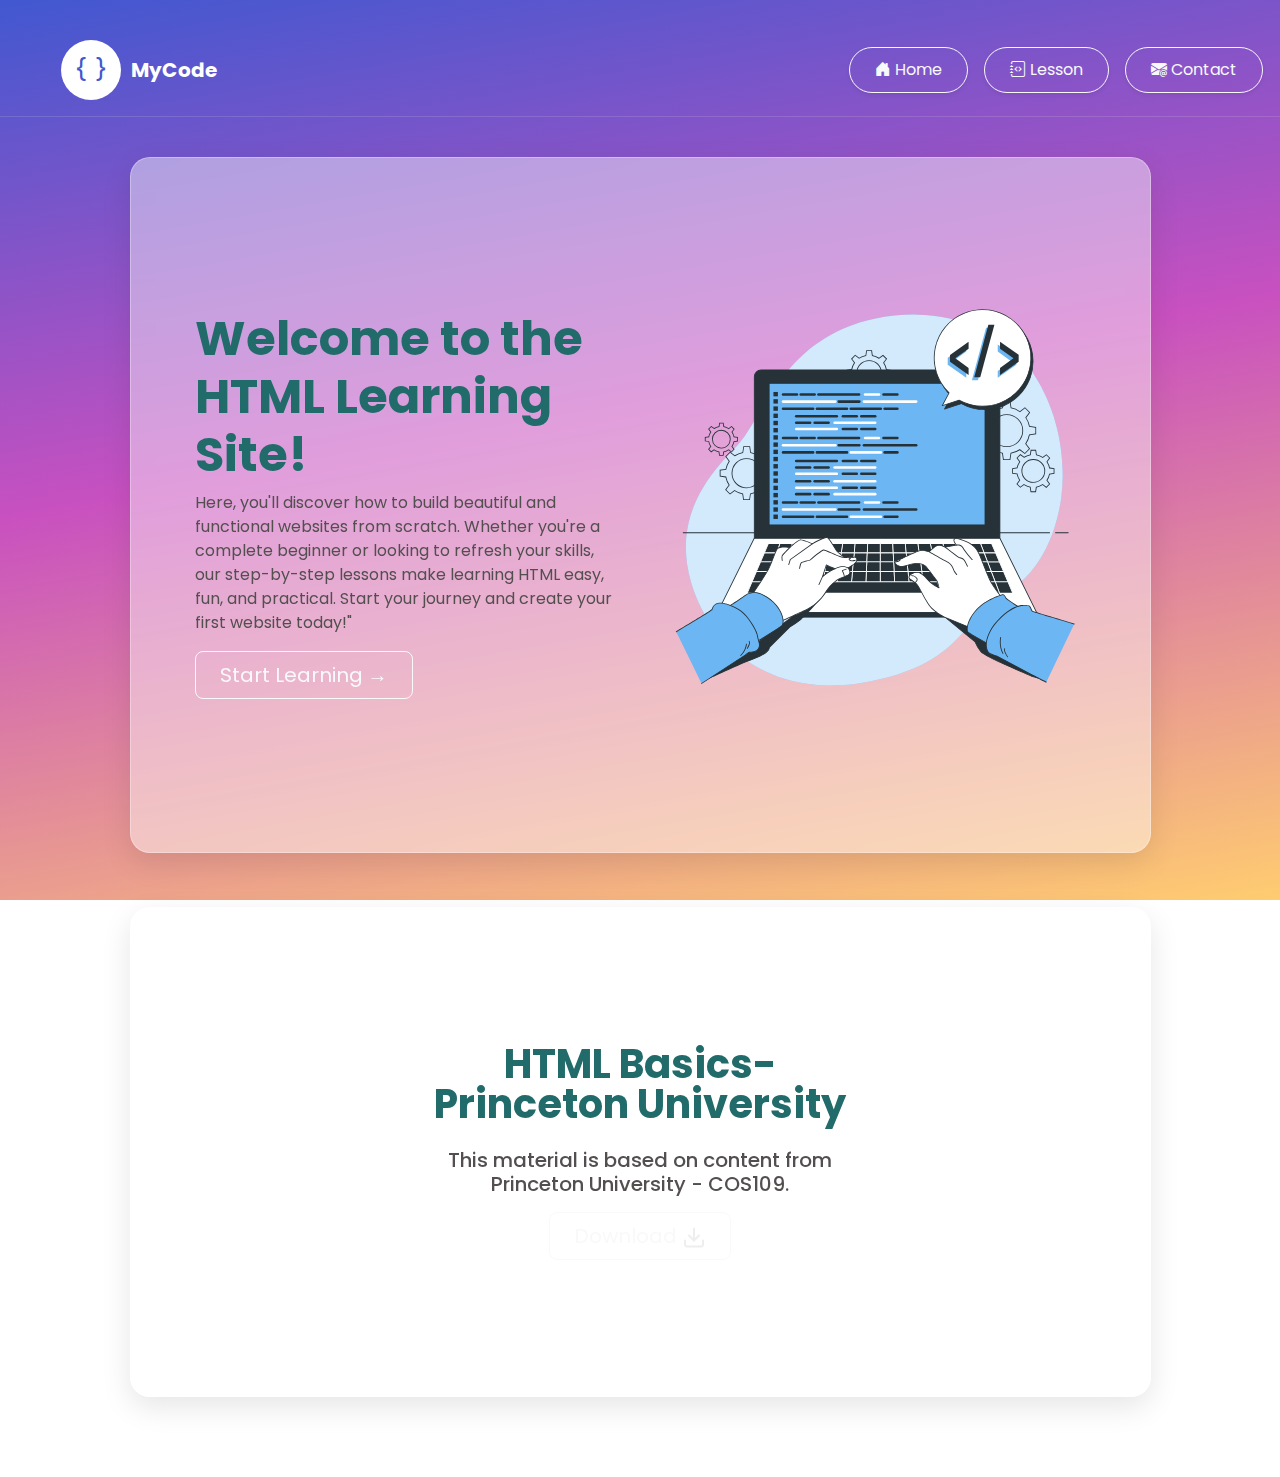
<file: index.html>
<!DOCTYPE html>
<html lang="en">
  <head>
    <link
      href="https://cdn.jsdelivr.net/npm/bootstrap@5.3.0/dist/css/bootstrap.min.css"
      rel="stylesheet"
    />
    <link rel="stylesheet" href="https://cdn.jsdelivr.net/npm/bootstrap-icons@1.11.0/font/bootstrap-icons.css">
    <meta charset="UTF-8" />
    <meta name="viewport" content="width=device-width, initial-scale=1.0" />
    <link rel="stylesheet" href="styles.css" />
    <title>MyCode - HTML Learning Platform</title>
    <style>
      body { background-image: linear-gradient(170deg, #4158D0 0%, #C850C0 46%, #FFCC70 100%); background-attachment: fixed; min-height: 100vh; padding:40px 0 50px 0; }

     .content-area { background: #ffffff71; padding: 40px; border-radius: 20px; box-shadow: 0 10px 30px rgba(0,0,0,0.1); margin-bottom: 30px; backdrop-filter: blur(10px); border: 1px solid rgba(255, 255, 255, 0.301); }
     .logo-circle {
      background: white;
      color: #4158D0;
      width: 60px;
      height: 60px;
      border-radius: 70%;
      display: flex;
      align-items: center;
      justify-content: center;
      margin-right: 10px;
      font-size: 2rem;
       
      }
      header {
    display: flex;
    justify-content: space-between;
    align-items: center;
    max-width: 98%;
    margin: 0 auto;
    }
     </style>
  </head>
  <body> 
    <header>
     <div class="d-flex align-items-center text-white ms-5">
    <div class="logo-circle">
        <i class="bi bi-braces"></i>
    </div>
    <span class="fs-5 fw-bold">MyCode</span>
</div>
    <div class="d-flex gap-3 me-1">
        <a href="index.html" class="btn btn-outline-light  shadow-sm" style="border-radius: 50px; padding: 10px 25px;">
            <i class="bi bi-house-door-fill"></i> Home</a>  
    <a href="lesson.html" class="btn btn-outline-light  shadow-sm" style="border-radius: 50px; padding: 10px 25px;">
            <i class="bi bi-journal-code"></i> Lesson</a>
     <a href="contact.html" class="btn btn-outline-light  shadow-sm" style="border-radius: 50px; padding: 10px 25px;">
            <i class="bi bi-envelope-at-fill"></i> Contact</a>
    </div>
</header>
    <hr />
    <div class="container py-4">
      <div class="row justify-content-center  "> 
        <div class="col-lg-11">
          <div class="content-area">
      <div class="container col-xxl-8 px-4 py-5">
        <div class="row flex-lg-row-reverse align-items-center g-5 py-5">
          <div class="col-10 col-sm-8 col-lg-6">
            <img
              src="images/coding.svg" 
              class="d-block mx-lg-auto img-fluid"
              alt="img"
              width="700"
              height="700"
              loading="lazy"
            />
          </div>
          <div class="col-lg-6">
            <h1 class="display-5 fw-bold  mb-2 ">
            Welcome to the HTML Learning Site!
            </h1>
            <p class="fs-6">
            Here, you'll discover how to build beautiful and functional
             websites from scratch. Whether you're a complete beginner or looking to refresh your skills,
             our step-by-step lessons make learning HTML easy, fun, and practical.
             Start your journey and create your first website today!"
            </p>
            <div class="d-grid gap-2 d-md-flex justify-content-md-start">
              <a href="./lesson.html" class="btn btn-outline-light btn-lg px-4 me-md-2">
                  Start Learning →
              </a>
          </div>
        </div>
      </div>
       </div>
         </div>
         </div>
      </div>
    </div>
    <div class="container">
      <div class="row justify-content-center"> 
       <div class="col-lg-11">
        <div class="content-area">
      <div class="px-4 py-5 my-5 text-center">
        <div class="col-lg-6 mx-auto">
         <h1 class="display-7 fw-bold lh-1 mb-4 my-custom-color">HTML Basics-Princeton University</h1>
          <p>
          <h5>This material is based on content from Princeton University - COS109.</h5>
          </p>
          <div class="d-grid gap-2 d-sm-flex justify-content-sm-center">
          <a href="basics/tem.pdf"download>
          <button type="button" class="btn btn-outline-light btn-lg px-4 gap-3">
             Download            
              <img src="images/download.svg" alt="download button" >
            </button>
            </a>
          </div>
        </div>
      </div>
      </div>
      </div>
      </div>
  </body>
</html>
</file>
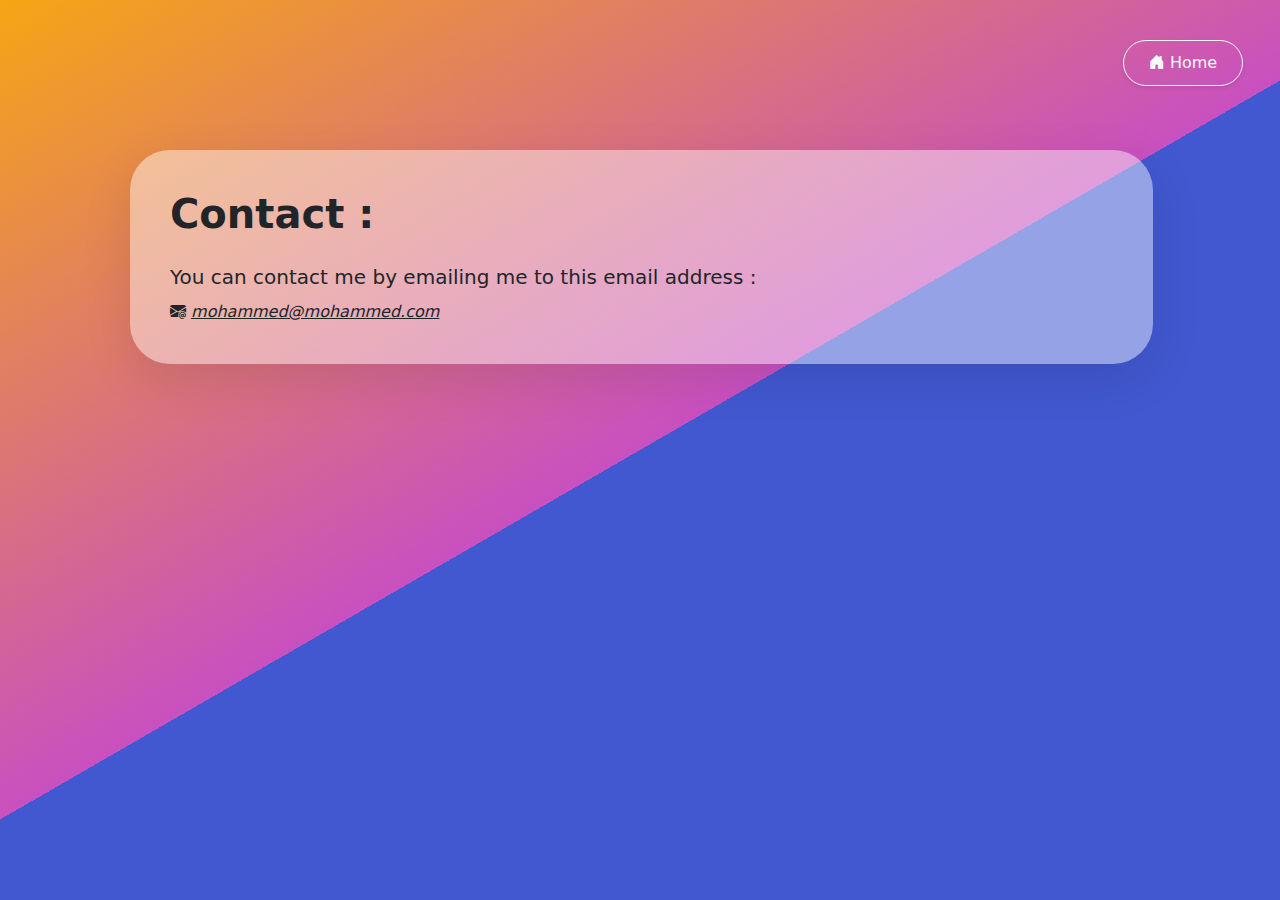
<file: contact.html>
<!DOCTYPE html>
<html lang="en">
<head>
    <script src="https://cdn.jsdelivr.net/npm/bootstrap@5.3.0/dist/js/bootstrap.bundle.min.js"></script>
    <link href="https://cdn.jsdelivr.net/npm/bootstrap@5.3.0/dist/css/bootstrap.min.css" 
    rel="stylesheet">
    <link rel="stylesheet" href="https://cdn.jsdelivr.net/npm/bootstrap-icons@1.11.0/font/bootstrap-icons.css">
    <meta name="viewport" content="width=device-width, initial-scale=1.0">
    <title>Contact Me - MyCode</title>
    <style>
       body { background-image: linear-gradient(150deg, #f5a614 0%, #C850C0 50%, #4158D0 0%); background-attachment: fixed; min-height: 100vh; padding: 40px 0 50px 0; }
       .content-area { background: #ffffff71; padding: 40px; border-radius: 40px; box-shadow: 0 15px 50px rgba(0,0,0,0.1); margin-bottom: 20px; }
      header {
    display: flex;
    justify-content: space-between;
    align-items: center;                                  
    max-width: 98%;
    margin: 0 auto
      }   
  </style>
</head>
<body>
    <header>
    <div></div>
    <div class="d-flex justify-content-end">
        <a href="index.html" class="btn btn-outline-light mb-3 me-4 shadow-sm" style="border-radius: 50px; padding: 10px 25px;">
            <i class="bi bi-house-door-fill"></i> Home
        </a>
    </div>
</header>

  
 <div class="container">
  <div class="col-lg-11 mt-5 ms-5">
   <div class="content-area">
    <h1 class="fs-1 fw-bold mb-4">Contact :</h1> 
    <p class="fs-5 mb-2">You can contact me by emailing me to this email address :</p>       
    <i class="bi bi-envelope-at-fill"></i> 
       <u><em>mohammed@mohammed.com</em></u>
     </div>
      </div>
       </div>
   </body>
 </html>
</file>
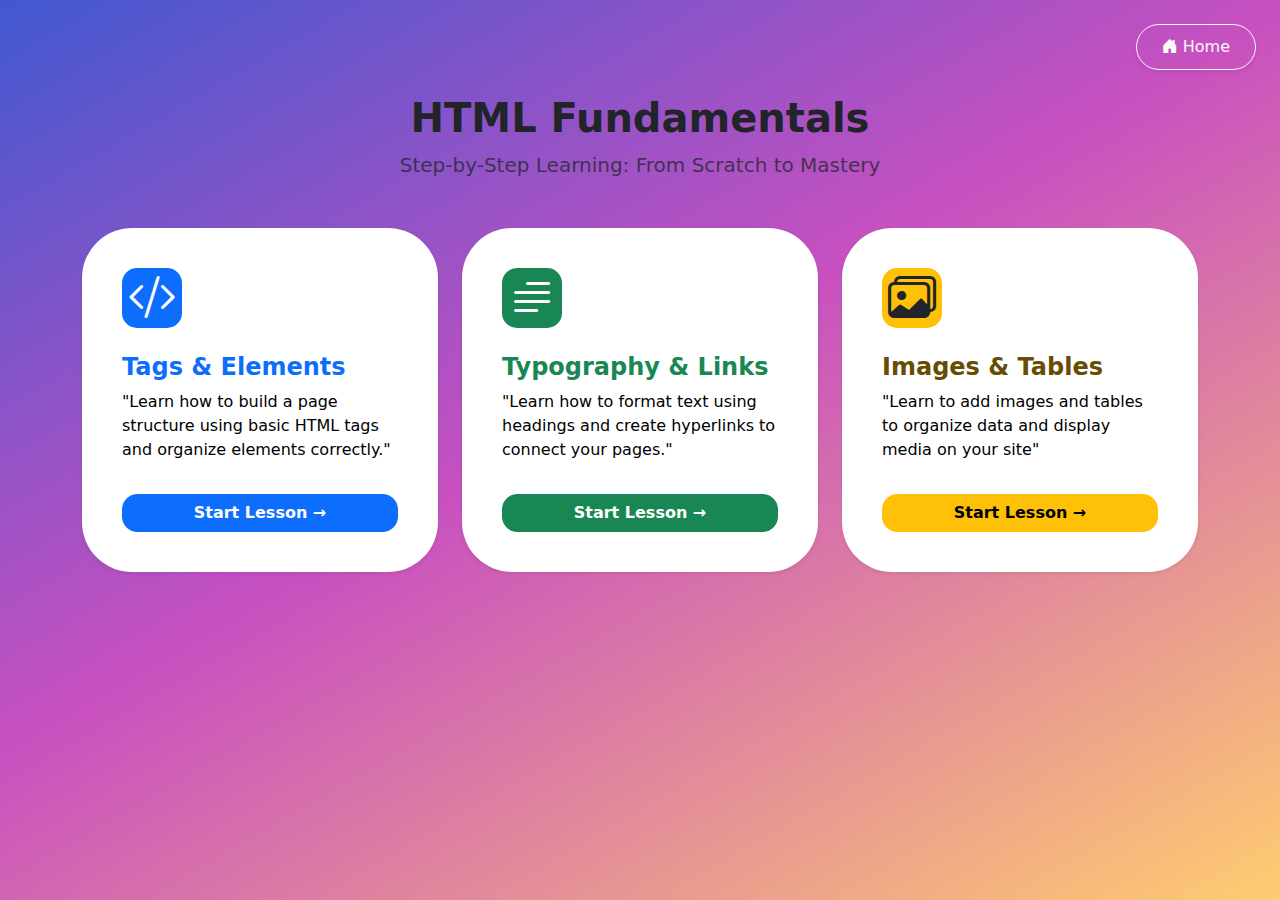
<file: lesson.html>
<!DOCTYPE html>
<html lang="en">
<head>
    
    <link href="https://cdn.jsdelivr.net/npm/bootstrap@5.3.0/dist/css/bootstrap.min.css" 
    rel="stylesheet">
    <link rel="stylesheet" href="https://cdn.jsdelivr.net/npm/bootstrap-icons@1.11.0/font/bootstrap-icons.css">
    <script src="https://cdn.jsdelivr.net/npm/bootstrap@5.3.0/dist/js/bootstrap.bundle.min.js"></script>
    <title>Roadmap - MyCode</title>

    <style>
        body {
            background-color: #d1d4da; background-image: linear-gradient(150deg, #4158D0 0%, #C850C0 46%, #FFCC70 100% );background-attachment: fixed; min-height: 100vh;  }
        .lesson-card {
            border: none;
            border-radius: 50px;
            transition: all 0.2s ease-in-out;
            overflow: hidden;
        }
        .lesson-card:hover {
            transform: translateY(-12px);
            box-shadow: 0 25px 40px rgba(0, 0, 0, 0.15);
            
        }
        .icon-box {
            width: 60px;
            height: 60px;
            border-radius: 15px;
            display: flex;
            align-items: center;
            justify-content: center;
            margin-bottom: 25px;
            font-size: 3rem;
        }

        .btn-start {
            border-radius: 15px;
            font-weight: 600;
        }
   </style>
</head>
<body>
    <header>
    <div class="d-flex justify-content-end">
        <a href="index.html" class="btn btn-outline-light mt-4 me-4 shadow-sm" style="border-radius: 50px; padding: 10px 25px;">
            <i class="bi bi-house-door-fill"></i> Home
        </a>
    </div>
</header>

 <div class="container py-4">
    <div class="text-center mb-5">
        <h1 class="fw-bold mb-2 fs-1 text-dark">HTML Fundamentals</h1>      
        <p class="text-body-secondary fs-5">Step-by-Step Learning: From Scratch to Mastery</p>
    </div>

    <div class="row g-4">
        
        <div class="col-md-4">
            <div class="card h-100 shadow-sm lesson-card p-4">
                <div class="card-body flex-column">
                    <div class="icon-box bg-primary text-white">
                        <i class="bi bi-code-slash"></i>
                    </div>
                    <h3 class="h4 fw-bold text-primary">Tags & Elements</h3>
                    <p class="text-black">"Learn how to build a page structure using basic HTML tags and organize elements correctly."</p>
                    <a href="lesson1.html" class="btn btn-primary btn-start w-100 mt-3">Start Lesson →</a>
                </div>
            </div>
        </div>

        <div class="col-md-4">
            <div class="card h-100 shadow-sm lesson-card p-4">
                <div class="card-body flex-column">
                    <div class="icon-box bg-success text-white">
                        <i class="bi bi-text-paragraph"></i>
                    </div>
                    <h3 class="h4 fw-bold text-success">Typography & Links</h3>
                    <p class="text-black">"Learn how to format text using headings and create hyperlinks to connect your pages." </p>
                    <a href="lesson2.html" class="btn btn-success btn-start w-100 mt-3">Start Lesson →</a>
                </div>
            </div>
        </div>

        <div class="col-md-4">
            <div class="card h-100 shadow-sm lesson-card p-4">
                <div class="card-body flex-column">
                    <div class="icon-box bg-warning text-dark">
                        <i class="bi bi-images"></i>
                    </div>
                    <h3 class="h4 fw-bold text-warning-emphasis">Images & Tables</h3>
                    <p class="text-black">"Learn to add images and tables to organize data and display media on your site"</p>
                    <a href="lesson3.html" class="btn btn-warning btn-start w-100 mt-3">Start Lesson →</a>
                </div>
            </div>
        </div>

    </div>
</div>

</body>
</html>
</file>
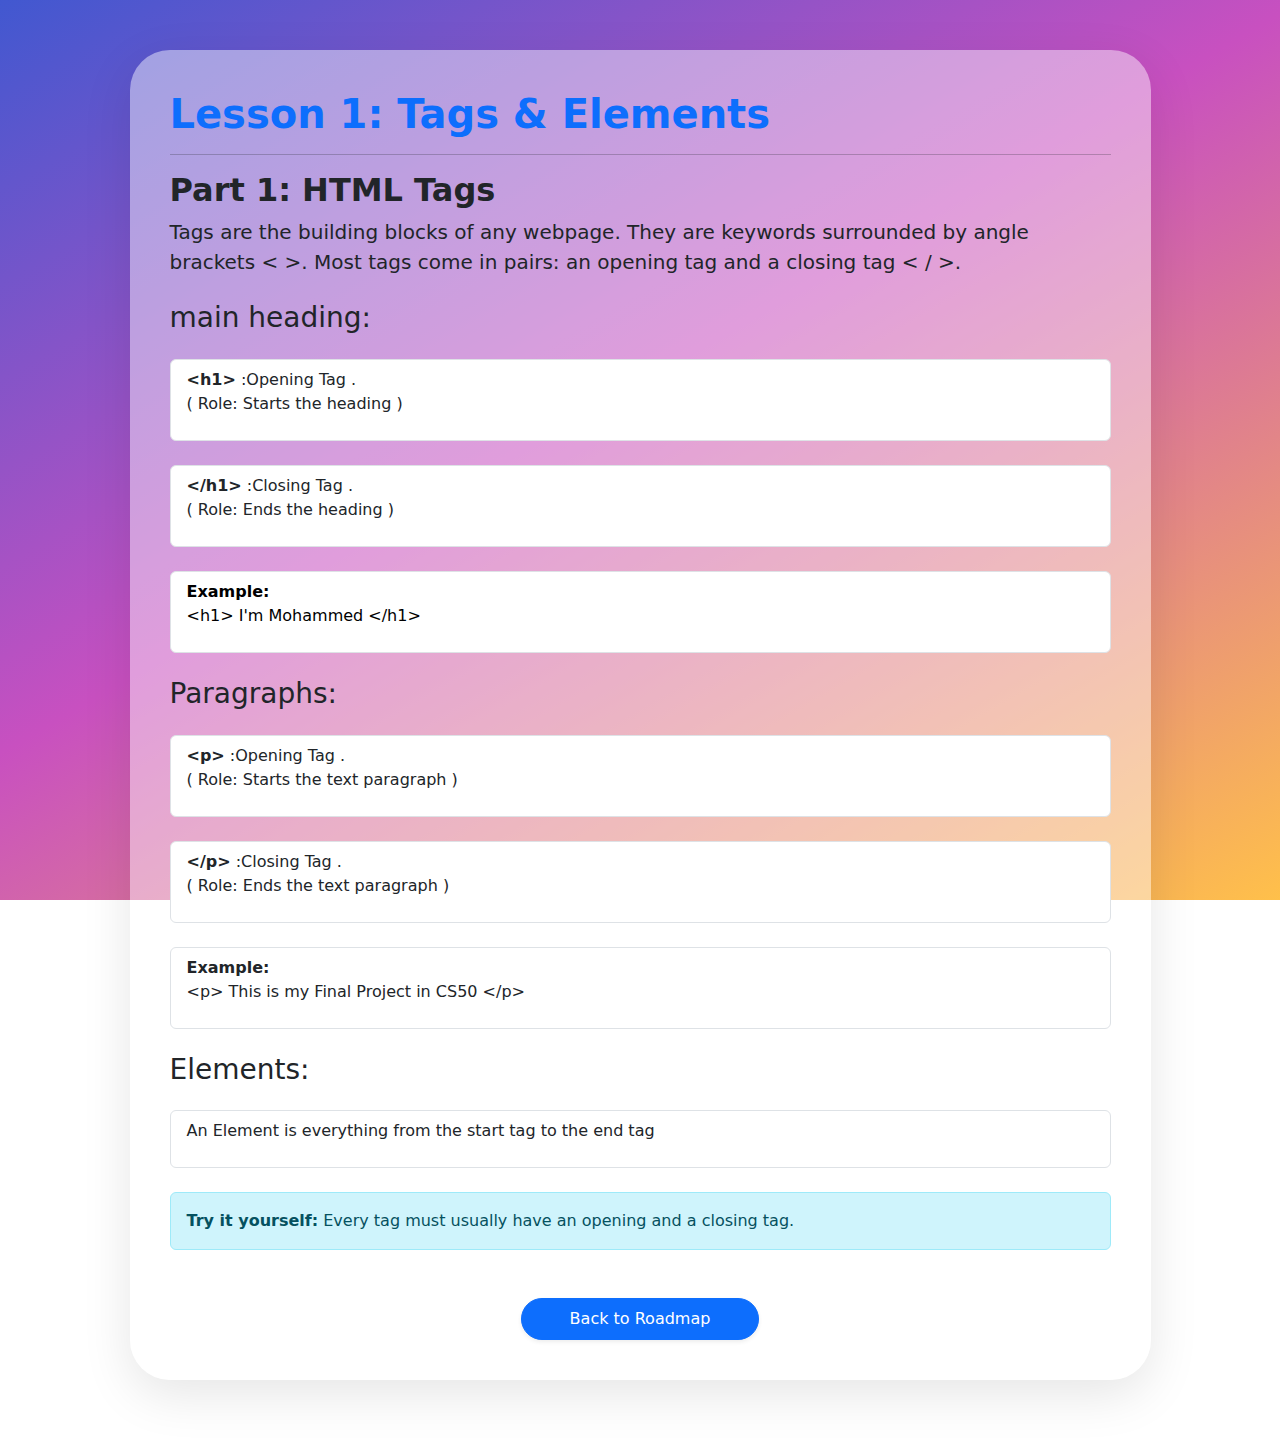
<file: lesson1.html>
<!DOCTYPE html>
<html lang="en">
<head>
    <script src="https://cdn.jsdelivr.net/npm/bootstrap@5.3.0/dist/js/bootstrap.bundle.min.js"></script>
    <link href="https://cdn.jsdelivr.net/npm/bootstrap@5.3.0/dist/css/bootstrap.min.css" 
    rel="stylesheet">
    <meta name="viewport" content="width=device-width, initial-scale=1.0">
    <title>Lesson 1: Tags & Elements - MyCode</title>
    <style>
       body { background-image: linear-gradient(150deg, #4158D0 0%, #C850C0 46%, #ffc04a 100%); background-attachment: fixed; min-height: 100vh; padding: 50px 0; }
       .content-area { background: #ffffff71; padding: 40px; border-radius: 40px; box-shadow: 0 15px 50px rgba(0,0,0,0.1); margin-bottom: 20px;  }
       
   </style>
</head>
<body>

       <div class="container">
         <div class="row justify-content-center"> 
            <div class="col-lg-11">
                 <div class="content-area">
            <h1 class="fs-1 text-primary fw-bold">Lesson 1: Tags & Elements</h1>
            <hr />
            <h1 class="fs-2 fw-bold ">Part 1: HTML Tags</h1>
            <p class="fs-5 mb-4">Tags are the building blocks of any webpage. They are keywords surrounded by angle brackets < >.
              Most tags come in pairs: an opening tag and a closing tag < / >.</p>
              <h1 class="fs-3 mb-4">main heading:</h1>
            <ul class="list-group mb-4 ">
                <li class="list-group-item "><strong>&lt;h1&gt;</strong> :Opening Tag .<p> ( Role: Starts the heading )</p></li>
            </ul>    
            <ul class="list-group mb-4">
                <li class="list-group-item"><strong>&lt;/h1&gt;</strong> :Closing Tag . <p>( Role: Ends the heading )</p></li>
             </ul>
            <ul class="list-group mb-4 ">
                <li class="list-group-item text-black"><strong>Example:</strong><P>&lt;h1&gt; I'm Mohammed &lt;/h1&gt;</P></li>
            </ul>
            <h1 class="fs-3 mb-4">Paragraphs:</h1>        
            <ul class="list-group mb-4">
                <li class="list-group-item bg-"><strong>&lt;p&gt;</strong> :Opening Tag .<p> ( Role: Starts the text paragraph )</p></li>
            </ul>
            <ul class="list-group mb-4">
                <li class="list-group-item"><strong>&lt;/p&gt;</strong> :Closing Tag . <p>( Role: Ends the text paragraph )</p></li>
            </ul>
            <ul class="list-group mb-4">
                <li class="list-group-item"><strong>Example:</strong><P>&lt;p&gt; This is my Final Project in CS50 &lt;/p&gt;</P></li>
            </ul>
            <h1 class="fs-3 mb-4">Elements:</h1>
            <ul class="list-group mb-4">
               <li class="list-group-item"><p>An Element is everything from the start tag to the end tag</p></li> 
            </ul>
            <div class="alert alert-info">
                <strong>Try it yourself:</strong> Every tag must usually have an opening and a closing tag.
            </div>
            <div class="text-center mt-5">
            <a href="lesson.html" class="btn btn-primary shadow-sm px-5 py-2" style="border-radius: 50px;">
            <i class="bi bi-arrow-left-circle"></i> Back to Roadmap
    </a>
</div>
</div>
</div>
</div>
</body>
</html>
</file>
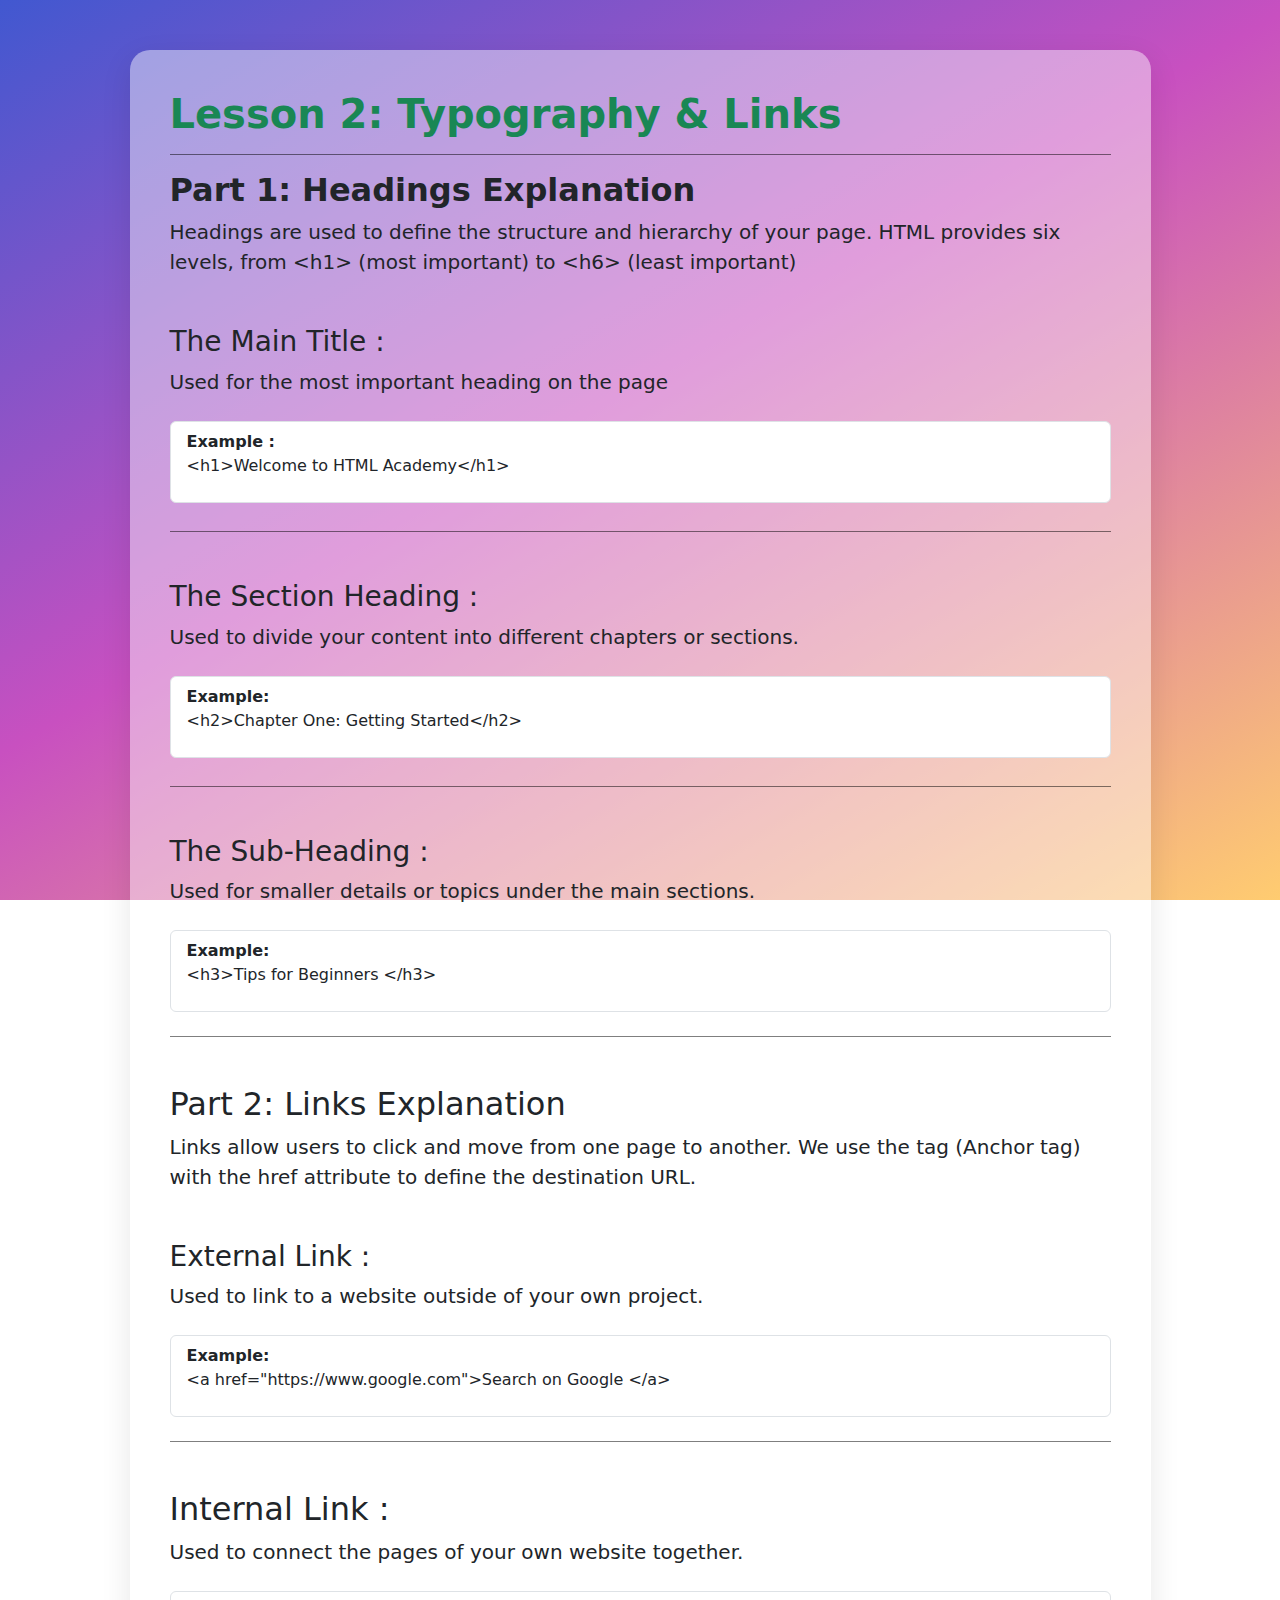
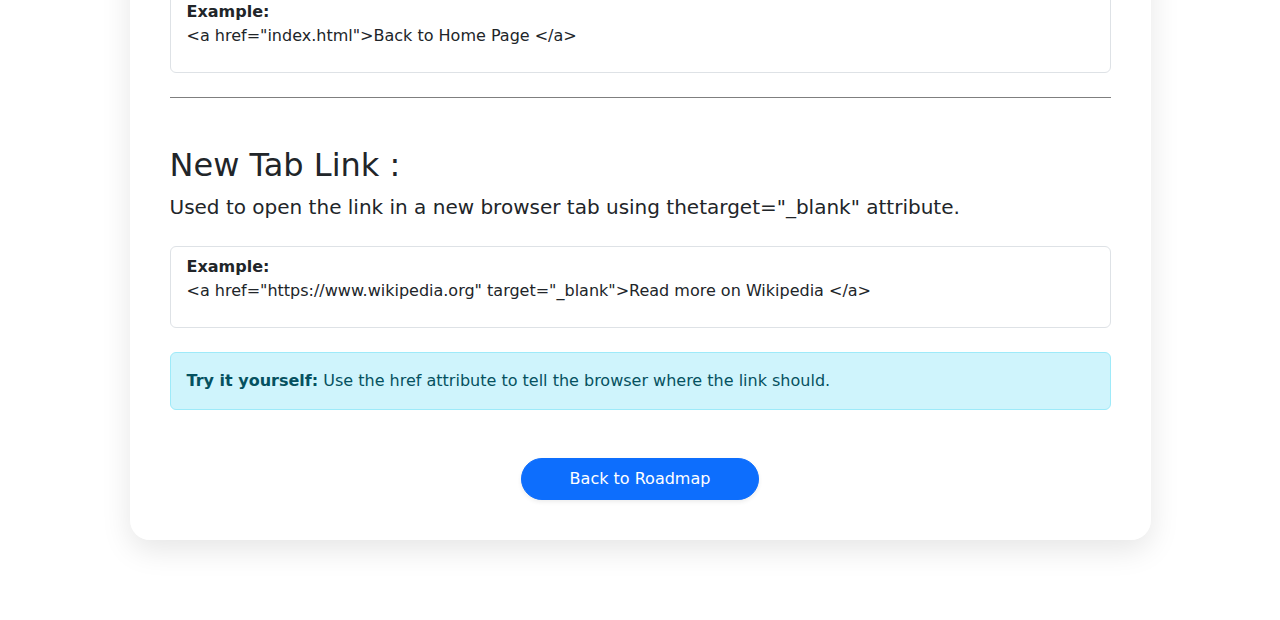
<file: lesson2.html>
<!DOCTYPE html>
<html lang="en">
<head>
    <script src="https://cdn.jsdelivr.net/npm/bootstrap@5.3.0/dist/js/bootstrap.bundle.min.js"></script>
    <link href="https://cdn.jsdelivr.net/npm/bootstrap@5.3.0/dist/css/bootstrap.min.css" 
    rel="stylesheet">
    <meta name="viewport" content="width=device-width, initial-scale=1.0">
    <title>Lesson 2: Typography & Links - MyCode </title>
    <style>
       body { background-image: linear-gradient(150deg, #4158D0 0%, #C850C0 46%, #FFCC70 100%); background-attachment: fixed; min-height: 100vh; padding: 50px 0; }
       .content-area { background: #ffffff71; padding: 40px; border-radius: 20px; box-shadow: 0 10px 30px rgba(0,0,0,0.1); margin-bottom: 30px;}
        hr{
            opacity: 50%;
            color: #000000;
        }
    </style>
</head>
<body>

       <div class="container">
         <div class="row justify-content-center"> 
            <div class="col-lg-11">
                 <div class="content-area">
            <h1 class="fs-1 text-success fw-bold ">Lesson 2: Typography & Links</h1>
            <hr />
            <h1 class="fs-2 fw-bold">Part 1: Headings Explanation</h1>
            <p class="fs-5 mb-5">Headings are used to define the structure and hierarchy of your page. HTML provides six levels, from &lt;h1&gt; (most important) to &lt;h6&gt; (least important)</p>
            
            <h1 class="fs-3 mb-2">The Main Title :</h1>
               <p class="fs-5 mb-4">Used for the most important heading on the page</p>
               
               <ul class="list-group mb-4">
                <li class="list-group-item mb-1"><strong>Example :</strong> <p>&lt;h1&gt;Welcome to HTML Academy&lt;/h1&gt;</p></li>
             </ul>
             <hr class="mb-5 " />
            <h1 class="fs-3 mb-2">The Section Heading :</h1>        
            <p class="fs-5 mb-4">Used to divide your content into different chapters or sections.</p>
             <ul class="list-group mb-4">
                <li class="list-group-item mb-1"><strong>Example:</strong> <p> &lt;h2&gt;Chapter One: Getting Started&lt;/h2&gt;</p></li>
            </ul>
            <hr class="mb-5 " />
            <h1 class="fs-3 mb-2"> The Sub-Heading :</h1> 
                <p class="fs-5 mb-4"> Used for smaller details or topics under the main sections.</p>
            <ul class="list-group mb-4">
                <li class="list-group-item"><strong>Example:</strong><P>&lt;h3&gt;Tips for Beginners &lt;/h3&gt;</P></li>
            </ul>
            <hr class="mb-5 " />
            <h1 class="fs-2 mb-2">Part 2: Links Explanation </h1>
            <p class="fs-5 mb-5">Links allow users to click and move from one page to another. We use the <a> tag (Anchor tag) with the href attribute to define the destination URL.</p>
            <h1 class="fs-3 mb-2">External Link :</h1>
            <p class="fs-5 mb-4">Used to link to a website outside of your own project.</p>
                <ul class="list-group mb-4">
                      <li class="list-group-item"><strong>Example:</strong><P>&lt;a href="https://www.google.com">Search on Google &lt;/a&gt;</P></li>
            </ul>
            <hr class="mb-5 " />
            <h1 class="fs-2 mb-2">Internal Link :</h1>
            <p class="fs-5 mb-4">Used to connect the pages of your own website together.</p>
            <ul class="list-group mb-4">
                <li class="list-group-item"><strong>Example:</strong><P>&lt;a href="index.html">Back to Home Page &lt;/a&gt;</P></li>
            </ul>
            <hr class="mb-5 " />
            <h1 class="fs-2 mb-2">New Tab Link :</h1>
            <p class="fs-5 mb-4">Used to open the link in a new browser tab using thetarget="_blank" attribute.</p>
             <ul class="list-group mb-4">
                   <li class="list-group-item"><strong>Example:</strong><P>&lt;a href="https://www.wikipedia.org" target="_blank">Read more on Wikipedia &lt;/a&gt;</P></li>
             </ul>

            <div class="alert alert-info">
                <strong>Try it yourself:</strong> Use the href attribute to tell the browser where the link should.
            </div>
             <div class="text-center mt-5">
             <a href="lesson.html" class="btn btn-primary shadow-sm px-5 py-2" style="border-radius: 50px;">
            <i class="bi bi-arrow-left-circle"></i> Back to Roadmap
    </a>
</div> 
    </div>           
</div>
</div>
</div>
</body>
</html>
</file>
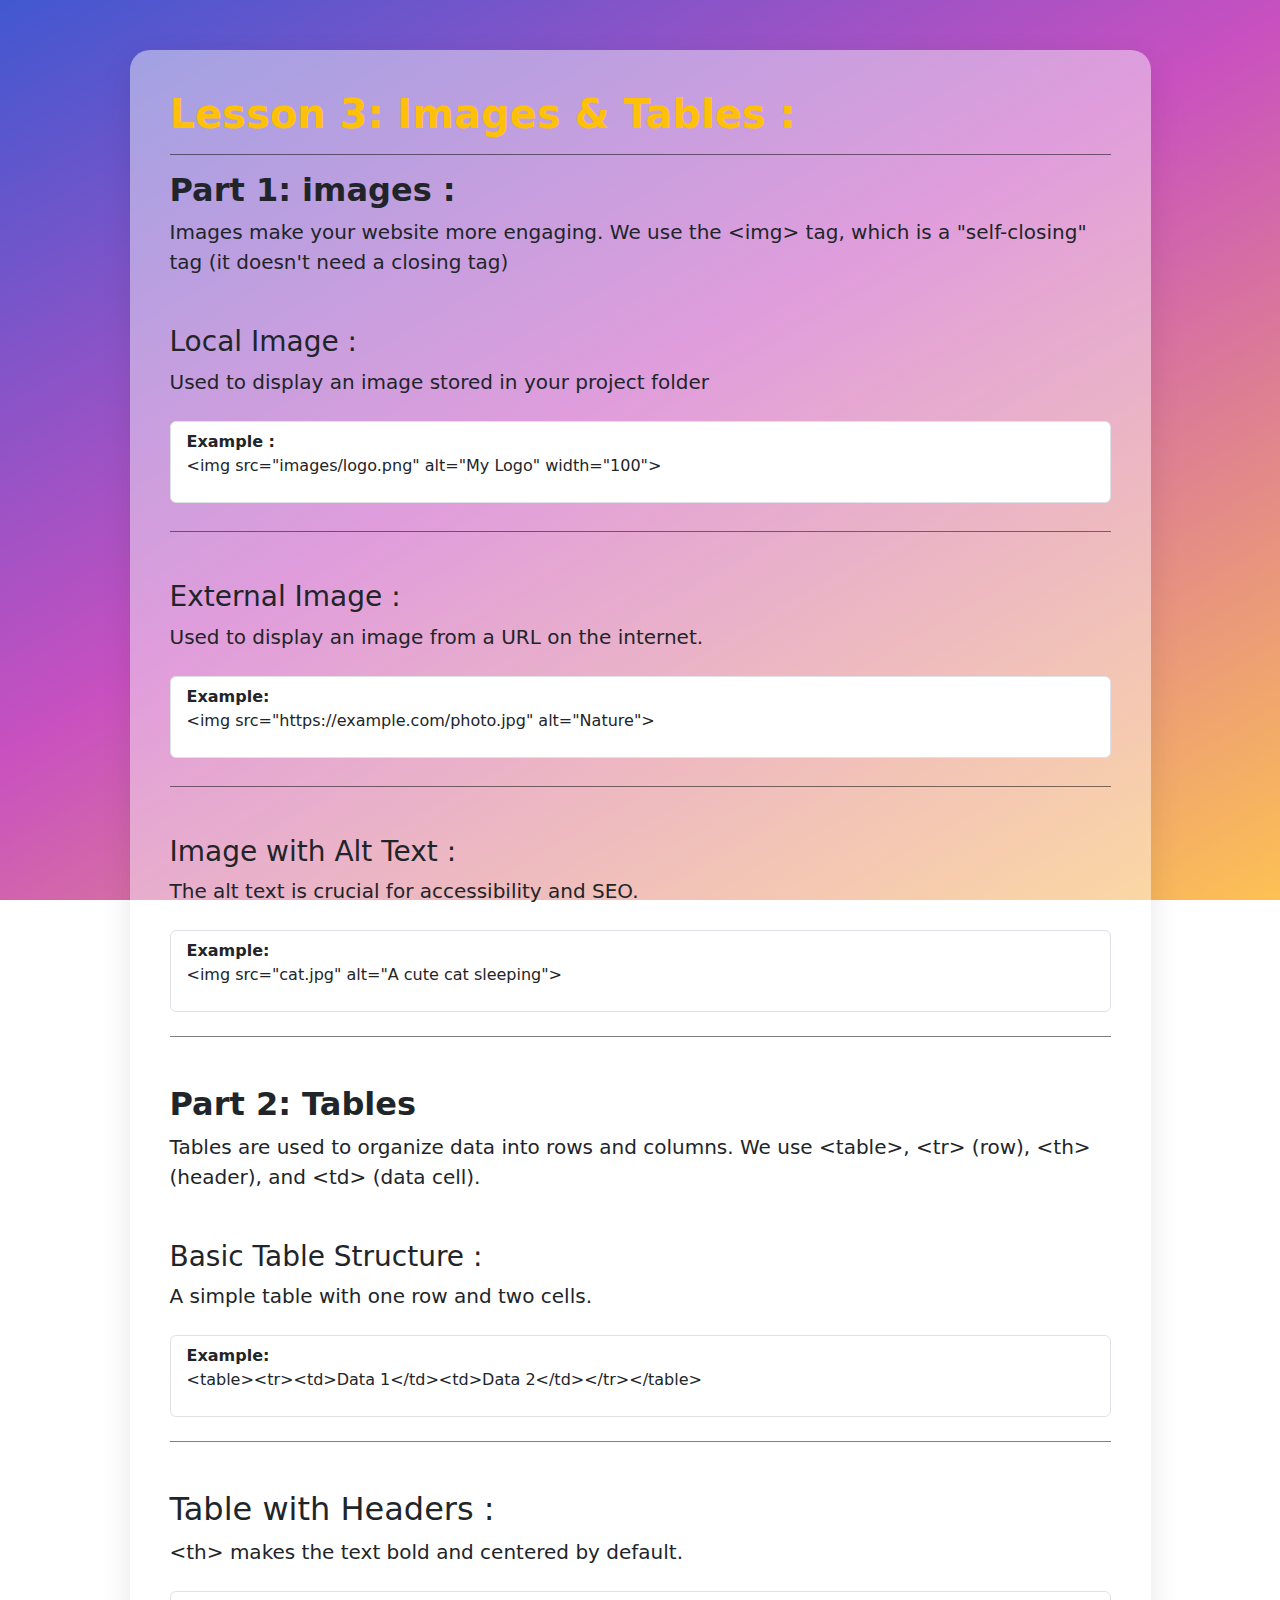
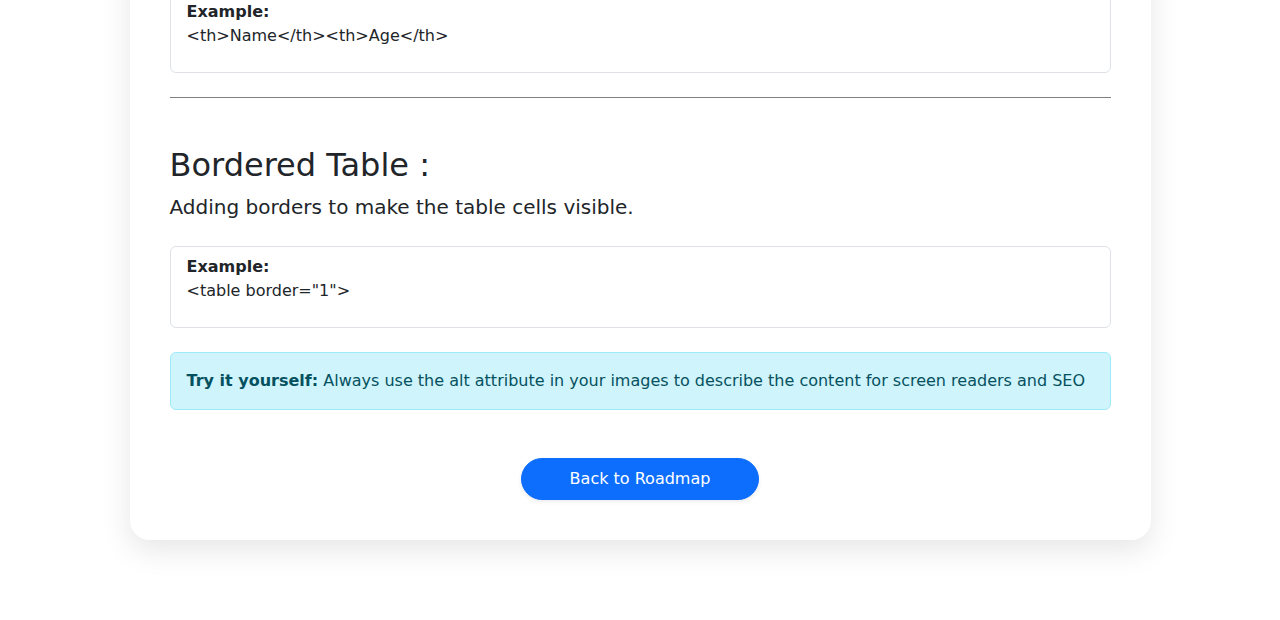
<file: lesson3.html>
<!DOCTYPE html>
<html lang="en">
<head>
    <script src="https://cdn.jsdelivr.net/npm/bootstrap@5.3.0/dist/js/bootstrap.bundle.min.js"></script>
    <link href="https://cdn.jsdelivr.net/npm/bootstrap@5.3.0/dist/css/bootstrap.min.css" 
    rel="stylesheet">
    <meta name="viewport" content="width=device-width, initial-scale=1.0">
    <title>Lesson 3: Images & Tables - MyCode </title>
    <style>
       body { background-image: linear-gradient(150deg, #4158D0 0%, #C850C0 46%, #fdc153 100%); background-attachment: fixed; min-height: 100vh; padding: 50px 0; }
       .content-area { background: #ffffff71; padding: 40px; border-radius: 20px; box-shadow: 0 10px 30px rgba(0,0,0,0.1); margin-bottom: 30px;}
        hr{
            opacity: 50%;
            color: #000000;
        }
    </style>
</head>
<body>

       <div class="container">
         <div class="row justify-content-center"> 
            <div class="col-lg-11">
                 <div class="content-area">
            <h1 class="fs-1 text-warning fw-bold">Lesson 3: Images & Tables :</h1>
            <hr />
            <h1 class="fs-2 fw-bold">Part 1: images :</h1>
            <p class="fs-5 mb-5">Images make your website more engaging. We use the &lt;img&gt; tag, which is a "self-closing" tag (it doesn't need a closing tag)</p>
            
            <h1 class="fs-3 mb-2">Local Image :</h1>
               <p class="fs-5 mb-4">Used to display an image stored in your project folder</p>
               
               <ul class="list-group mb-4">
                <li class="list-group-item mb-1"><strong>Example :</strong> <p>&lt;img src="images/logo.png" alt="My Logo" width="100"&gt;</p></li>
             </ul>
             <hr class="mb-5 " />
            <h1 class="fs-3 mb-2">External Image :</h1>        
            <p class="fs-5 mb-4">Used to display an image from a URL on the internet.</p>
             <ul class="list-group mb-4">
                <li class="list-group-item mb-1"><strong>Example:</strong> <p>&lt;img src="https://example.com/photo.jpg" alt="Nature"&gt;</p></li>
            </ul>
            <hr class="mb-5 " />
            <h1 class="fs-3 mb-2"> Image with Alt Text :</h1> 
                <p class="fs-5 mb-4"> The alt text is crucial for accessibility and SEO.</p>
            <ul class="list-group mb-4">
                <li class="list-group-item"><strong>Example:</strong><P>&lt;img src="cat.jpg" alt="A cute cat sleeping"&gt;</P></li>
            </ul>
            <hr class="mb-5 " />
            <h1 class="fs-2 mb-2 fw-bold ">Part 2: Tables </h1>
            <p class="fs-5 mb-5">Tables are used to organize data into rows and columns. We use &lt;table&gt;, &lt;tr&gt; (row), &lt;th&gt; (header), and &lt;td&gt; (data cell).</p>
            <h1 class="fs-3 mb-2">Basic Table Structure :</h1>
            <p class="fs-5 mb-4">A simple table with one row and two cells.</p>
                <ul class="list-group mb-4">
                      <li class="list-group-item"><strong>Example:</strong><P>&lt;table&gt;&lt;tr&gt;&lt;td&gt;Data 1&lt;/td&gt;&lt;td&gt;Data 2&lt;/td&gt;&lt;/tr&gt;&lt;/table&gt;</P></li>
            </ul>
            <hr class="mb-5 " />
            <h1 class="fs-2 mb-2">Table with Headers :</h1>
            <p class="fs-5 mb-4">&lt;th&gt; makes the text bold and centered by default.</p>
            <ul class="list-group mb-4">
                <li class="list-group-item"><strong>Example:</strong><P>&lt;th&gt;Name&lt;/th&gt;&lt;th&gt;Age&lt;/th&gt;</P></li>
            </ul>
            <hr class="mb-5 " />
            <h1 class="fs-2 mb-2">Bordered Table :</h1>
            <p class="fs-5 mb-4">Adding borders to make the table cells visible.</p>
             <ul class="list-group mb-4">
                   <li class="list-group-item"><strong>Example:</strong><P>&lt;table border="1"&gt;</P></li>
             </ul>

            <div class="alert alert-info">
                <strong>Try it yourself:</strong> Always use the alt attribute in your images to describe the content for screen readers and SEO
            </div>
             <div class="text-center mt-5">
             <a href="lesson.html" class="btn btn-primary shadow-sm px-5 py-2" style="border-radius: 50px;">
            <i class="bi bi-arrow-left-circle"></i> Back to Roadmap
    </a>
</div> 
           
</div>    
</div>
</div>
</div>
</body>
</html>
</file>
<file: styles.css>
@import url("https://fonts.googleapis.com/css2?family=Poppins:wght@400;700&display=swap");
* {
   margin: 0;
   padding: 0;
   box-sizing: border-box;
   scroll-behavior: smooth;
   font-family: "Poppins",serif;
  }


hr {
    opacity: 15%;
    color: #eeeeee;
}
.col-lg-6 {
  text-decoration: none;
 color: #534f4f;
}
.display-5 {
 color: #226b6b
}
.display-7 {
  color: #226b6b
}
</file>
